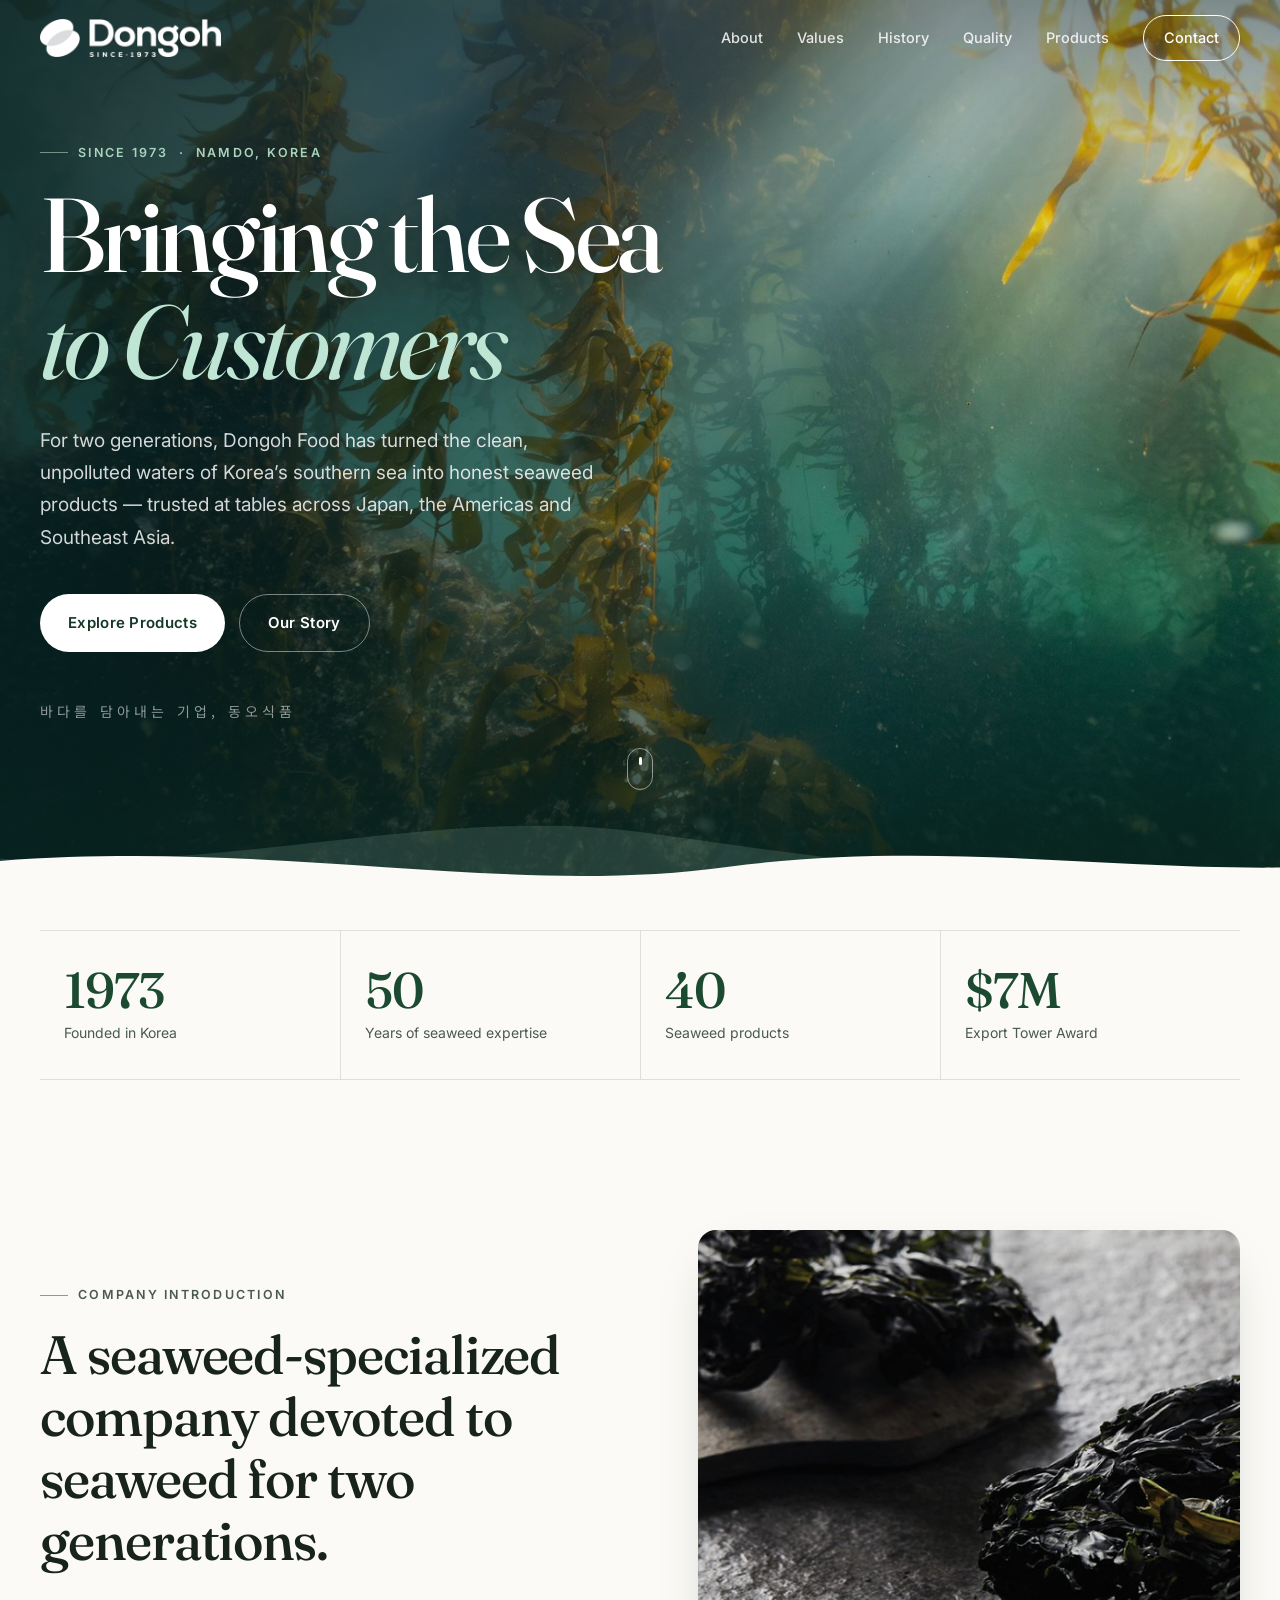
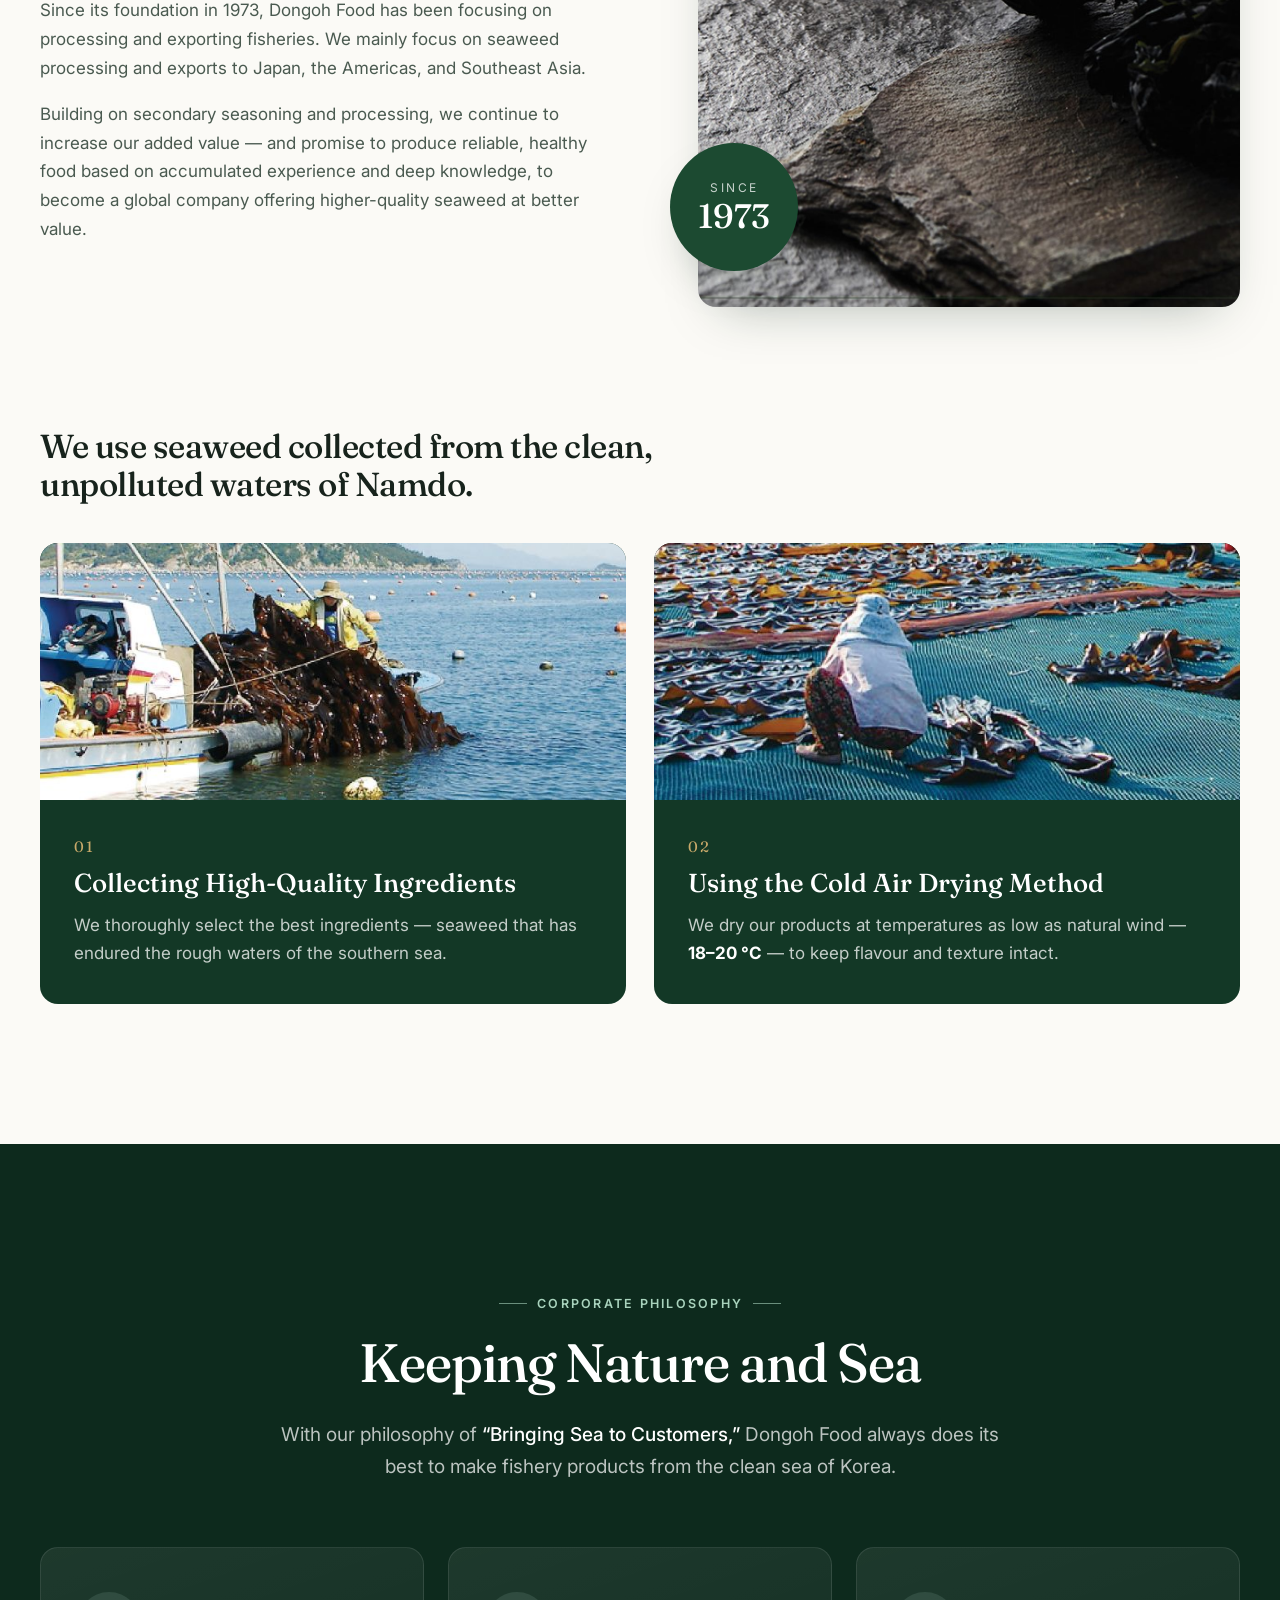
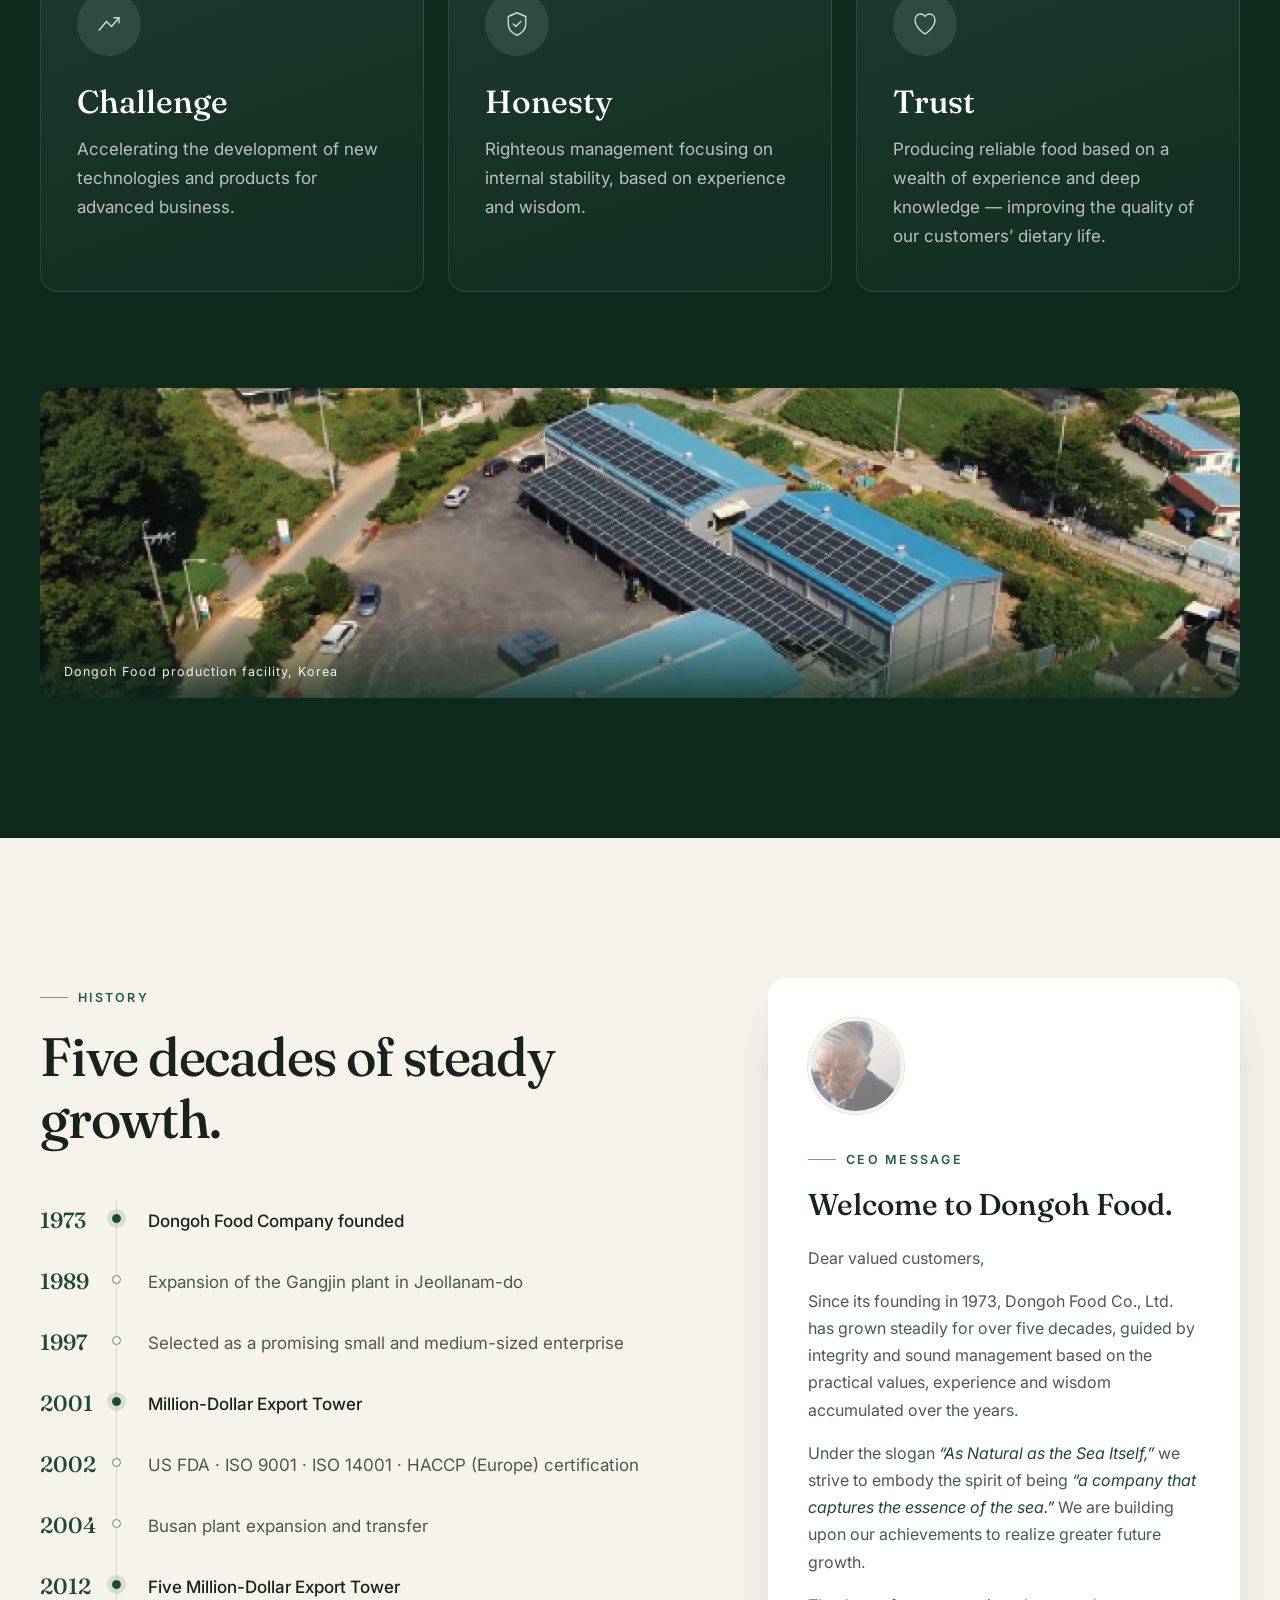
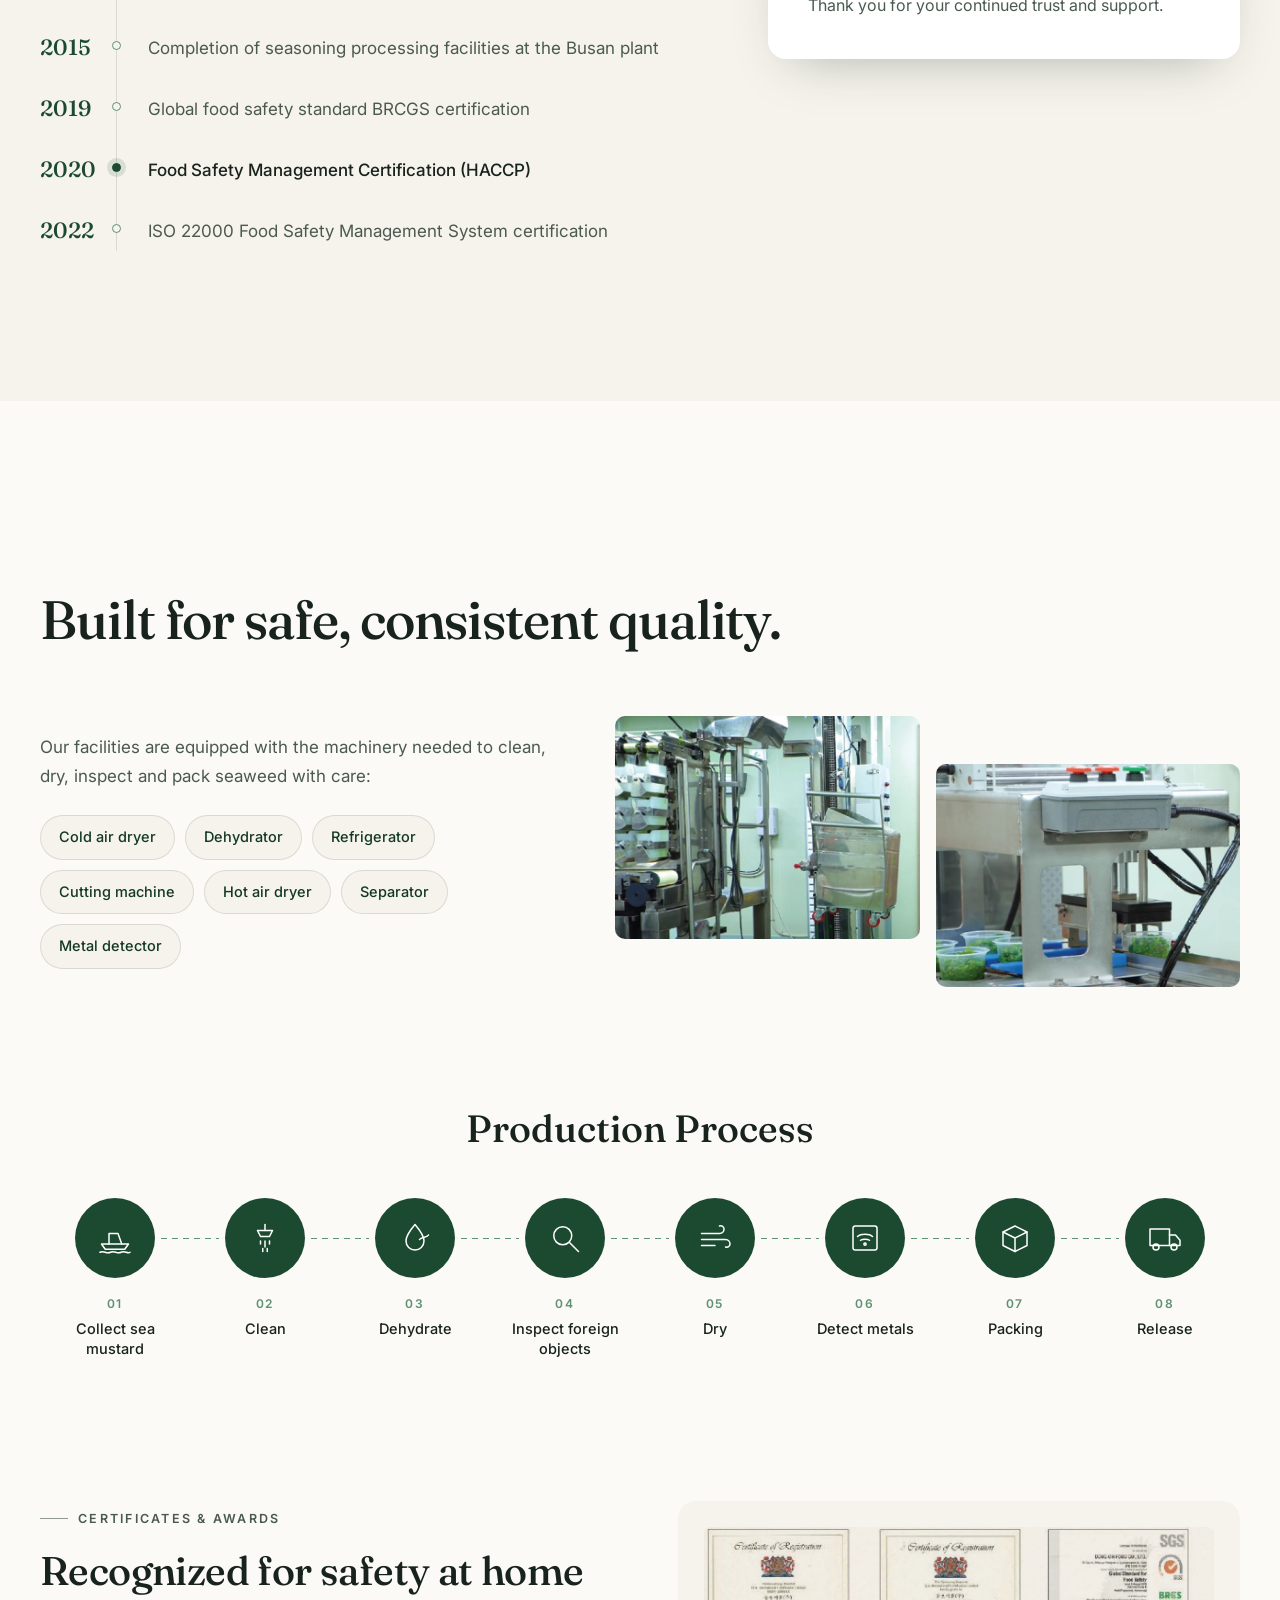
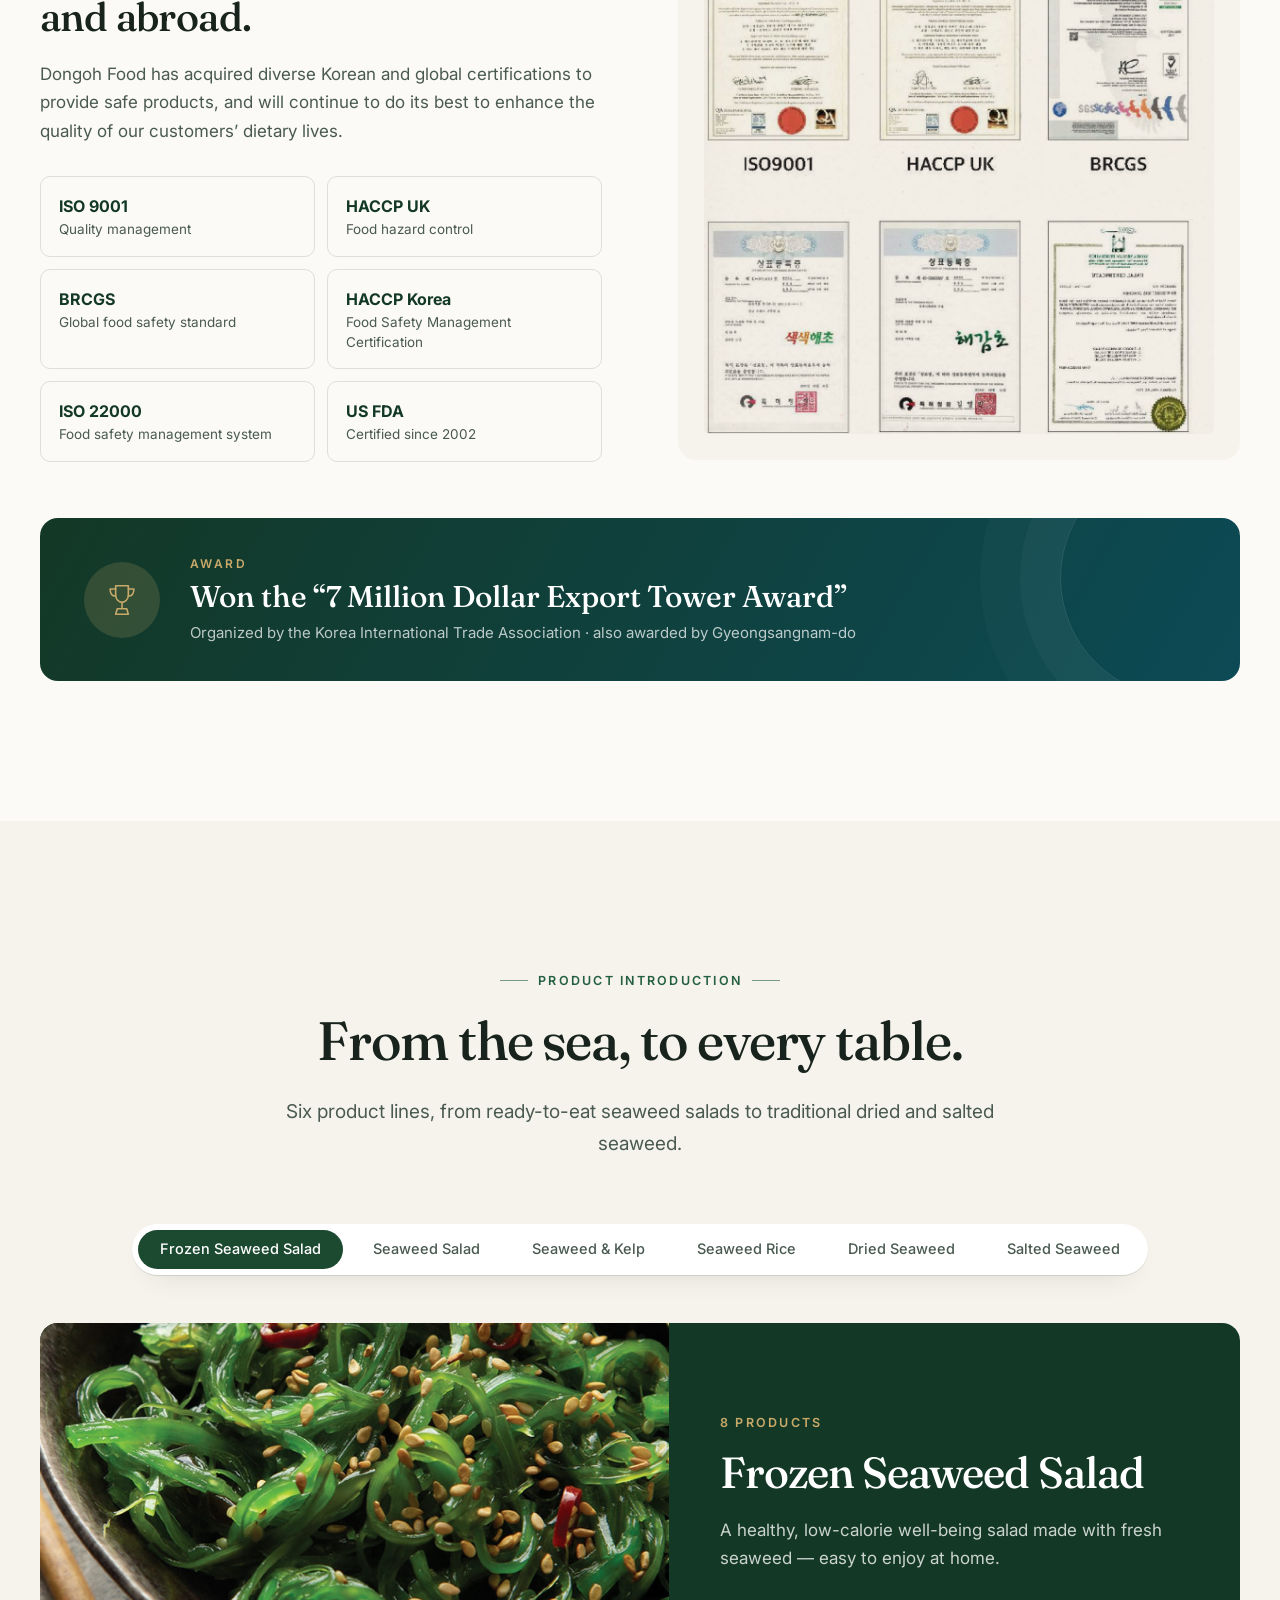
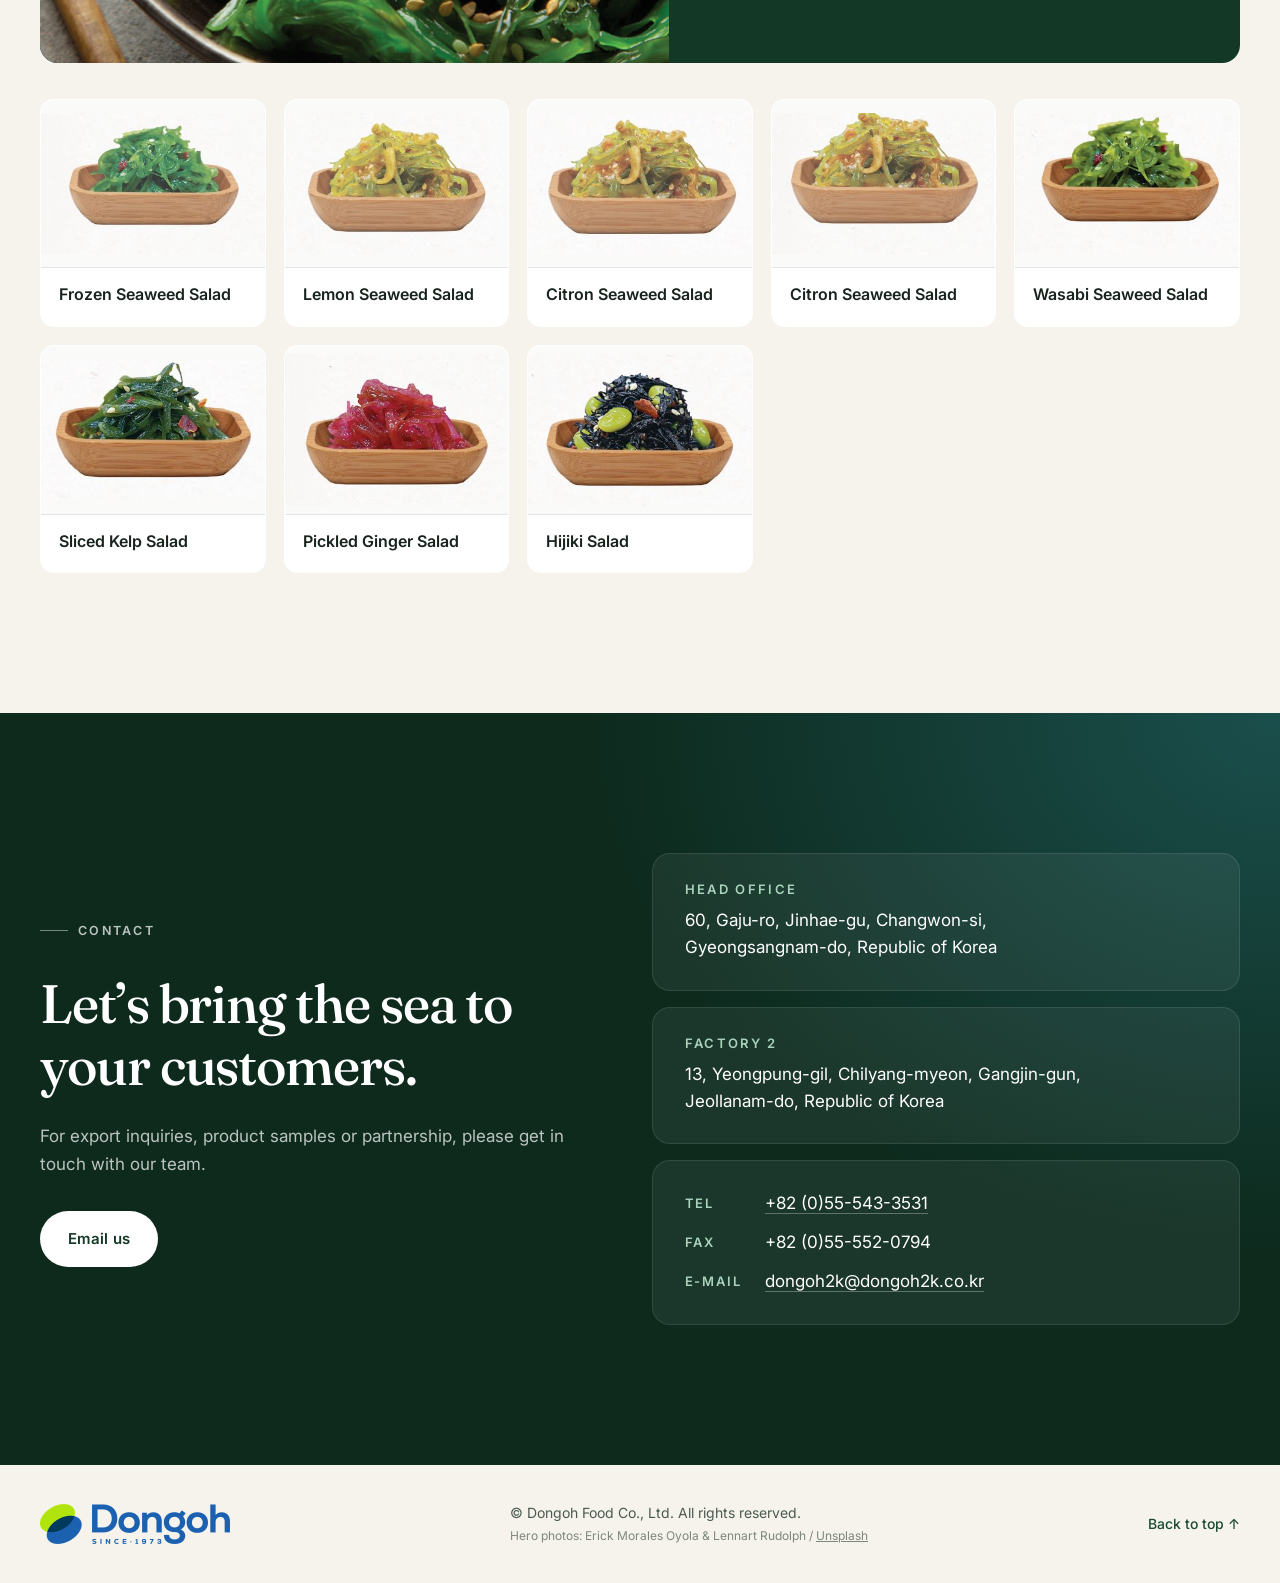
<file: dongoh-microsite/index.html>
<!DOCTYPE html>
<html lang="en">
<head>
  <meta charset="UTF-8">
  <meta name="viewport" content="width=device-width, initial-scale=1">
  <title>Dongoh Food Co., Ltd. — Bringing the Sea to Customers</title>
  <meta name="description" content="Dongoh Food — a seaweed-specialized company from the clean waters of Namdo, Korea, since 1973.">
  <meta name="theme-color" content="#1c4a31">

  <!-- Icons -->
  <link rel="icon" href="images/favicon.png" type="image/png">
  <link rel="apple-touch-icon" href="images/apple-touch-icon.png">

  <!-- Share preview (KakaoTalk, Facebook, LinkedIn, X ...) -->
  <!-- 배포 주소: https://dongoh-food.vercel.app -->
  <meta property="og:type" content="website">
  <meta property="og:site_name" content="Dongoh Food">
  <meta property="og:title" content="Dongoh Food Co., Ltd. — Bringing the Sea to Customers">
  <meta property="og:description" content="A seaweed-specialized company from the clean waters of Namdo, Korea, since 1973.">
  <meta property="og:url" content="https://dongoh-food.vercel.app/">
  <meta property="og:image" content="https://dongoh-food.vercel.app/images/og-image.jpg">
  <meta property="og:image:width" content="1200">
  <meta property="og:image:height" content="630">
  <meta name="twitter:card" content="summary_large_image">
  <link rel="preconnect" href="https://fonts.googleapis.com">
  <link rel="preconnect" href="https://fonts.gstatic.com" crossorigin>
  <link href="https://fonts.googleapis.com/css2?family=Fraunces:opsz,wght@9..144,400;9..144,500;9..144,600&family=Inter:wght@300;400;500;600;700&family=Noto+Sans+KR:wght@400;500;700&display=swap" rel="stylesheet">
  <link rel="stylesheet" href="style.css?v=20261103">
</head>
<body>

<!-- ============ NAVIGATION ============ -->
<header class="nav" id="nav">
  <div class="nav__inner container">
    <a href="#top" class="nav__brand" aria-label="Dongoh Food home">
      <img src="images/logo-dongoh-white.png" alt="Dongoh — since 1973" class="nav__logo nav__logo--white" width="760" height="160">
      <img src="images/logo-dongoh-color.png" alt="" aria-hidden="true" class="nav__logo nav__logo--color" width="760" height="160">
    </a>
    <nav class="nav__menu" id="navMenu" aria-label="Main">
      <a href="#about">About</a>
      <a href="#values">Values</a>
      <a href="#history">History</a>
      <a href="#quality">Quality</a>
      <a href="#products">Products</a>
      <a href="#contact" class="nav__cta">Contact</a>
    </nav>
    <button class="nav__toggle" id="navToggle" aria-label="Open menu" aria-expanded="false" aria-controls="navMenu">
      <span></span><span></span>
    </button>
  </div>
</header>

<main id="top">

  <!-- ============ HERO ============ -->
  <section class="hero" aria-label="Introduction">
    <div class="hero__sea" aria-hidden="true">
      <picture class="hero__photo">
        <source media="(max-aspect-ratio: 4/5)" srcset="images/hero-kelp-mobile.jpg">
        <img src="images/hero-kelp.jpg" alt="" fetchpriority="high">
      </picture>
      <div class="hero__shade"></div>
      <div class="hero__particles" id="heroParticles"></div>
    </div>

    <div class="hero__content container">
      <p class="eyebrow eyebrow--light reveal">Since 1973 &nbsp;·&nbsp; Namdo, Korea</p>
      <h1 class="hero__title reveal" style="--d:.1s">Bringing the Sea<br><em>to Customers</em></h1>
      <p class="hero__lead reveal" style="--d:.2s">
        For two generations, Dongoh Food has turned the clean, unpolluted waters of Korea’s southern sea
        into honest seaweed products — trusted at tables across Japan, the Americas and Southeast Asia.
      </p>
      <div class="hero__actions reveal" style="--d:.3s">
        <a href="#products" class="btn btn--light">Explore Products</a>
        <a href="#about" class="btn btn--ghost">Our Story</a>
      </div>
      <p class="hero__ko reveal" style="--d:.4s" lang="ko">바다를 담아내는 기업, 동오식품</p>
    </div>

    <a href="#about" class="hero__scroll" aria-label="Scroll to content"><span></span></a>

    <svg class="hero__wave" viewBox="0 0 1440 120" preserveAspectRatio="none" aria-hidden="true">
      <path class="w1" d="M-120,64 C200,112 470,16 720,48 C970,80 1230,120 1560,72 L1560,130 L-120,130 Z"/>
      <path class="w2" d="M-120,90 C260,40 540,120 820,84 C1090,52 1300,100 1560,80 L1560,130 L-120,130 Z"/>
    </svg>
  </section>

  <!-- ============ STATS ============ -->
  <section class="stats" aria-label="Key facts">
    <div class="container stats__grid">
      <div class="stat reveal"><span class="stat__num" data-count="1973">1973</span><span class="stat__label">Founded in Korea</span></div>
      <div class="stat reveal" style="--d:.1s"><span class="stat__num" data-count="50" data-suffix="+">50+</span><span class="stat__label">Years of seaweed expertise</span></div>
      <div class="stat reveal" style="--d:.2s"><span class="stat__num" data-count="40" data-suffix="+">40+</span><span class="stat__label">Seaweed products</span></div>
      <div class="stat reveal" style="--d:.3s"><span class="stat__num">$7M</span><span class="stat__label">Export Tower Award</span></div>
    </div>
  </section>

  <!-- ============ ABOUT ============ -->
  <section class="section about" id="about">
    <div class="container about__grid">
      <div class="about__text">
        <p class="eyebrow reveal">Company Introduction</p>
        <h2 class="section__title reveal">A seaweed-specialized company devoted to seaweed for two generations.</h2>
        <p class="reveal">Since its foundation in 1973, Dongoh Food has been focusing on processing and exporting fisheries.
          We mainly focus on seaweed processing and exports to Japan, the Americas, and Southeast Asia.</p>
        <p class="reveal">Building on secondary seasoning and processing, we continue to increase our added value — and
          promise to produce reliable, healthy food based on accumulated experience and deep knowledge, to become a
          global company offering higher-quality seaweed at better value.</p>
      </div>
      <div class="about__visual reveal">
        <img src="images/photo-kelp-slate.jpg" alt="Fresh sea mustard and kelp on slate" loading="lazy">
        <div class="about__badge"><span>Since</span><strong>1973</strong></div>
      </div>
    </div>

    <div class="container">
      <h3 class="about__sub reveal">We use seaweed collected from the clean, unpolluted waters of Namdo.</h3>
      <div class="feature-grid">
        <article class="feature reveal">
          <div class="feature__img"><img src="images/photo-boat.jpg" alt="Harvesting seaweed at sea" loading="lazy"></div>
          <div class="feature__body">
            <span class="feature__no">01</span>
            <h4>Collecting High-Quality Ingredients</h4>
            <p>We thoroughly select the best ingredients — seaweed that has endured the rough waters of the southern sea.</p>
          </div>
        </article>
        <article class="feature reveal" style="--d:.1s">
          <div class="feature__img"><img src="images/photo-drying.jpg" alt="Drying seaweed with natural cold air" loading="lazy"></div>
          <div class="feature__body">
            <span class="feature__no">02</span>
            <h4>Using the Cold Air Drying Method</h4>
            <p>We dry our products at temperatures as low as natural wind — <strong>18–20&nbsp;°C</strong> — to keep flavour and texture intact.</p>
          </div>
        </article>
      </div>
    </div>
  </section>

  <!-- ============ VALUES ============ -->
  <section class="section values" id="values">
    <div class="container">
      <div class="section__head section__head--center">
        <p class="eyebrow eyebrow--light reveal">Corporate Philosophy</p>
        <h2 class="section__title reveal">Keeping Nature and Sea</h2>
        <p class="section__lead reveal">With our philosophy of <em>“Bringing Sea to Customers,”</em> Dongoh Food always does its best
          to make fishery products from the clean sea of Korea.</p>
      </div>
      <div class="values__grid">
        <article class="value reveal">
          <span class="value__icon" aria-hidden="true">
            <svg viewBox="0 0 48 48"><path d="M8 34 L20 20 L28 28 L40 14" /><path d="M32 14 H40 V22" /></svg>
          </span>
          <h3>Challenge</h3>
          <p>Accelerating the development of new technologies and products for advanced business.</p>
        </article>
        <article class="value reveal" style="--d:.1s">
          <span class="value__icon" aria-hidden="true">
            <svg viewBox="0 0 48 48"><path d="M24 6 L38 12 V24 C38 33 31 39 24 42 C17 39 10 33 10 24 V12 Z" /><path d="M18 24 L22 28 L30 20" /></svg>
          </span>
          <h3>Honesty</h3>
          <p>Righteous management focusing on internal stability, based on experience and wisdom.</p>
        </article>
        <article class="value reveal" style="--d:.2s">
          <span class="value__icon" aria-hidden="true">
            <svg viewBox="0 0 48 48"><path d="M24 40 C24 40 8 30 8 18 C8 12 12 8 17 8 C20 8 22.5 9.6 24 12 C25.5 9.6 28 8 31 8 C36 8 40 12 40 18 C40 30 24 40 24 40 Z" /></svg>
          </span>
          <h3>Trust</h3>
          <p>Producing reliable food based on a wealth of experience and deep knowledge — improving the quality of our customers’ dietary life.</p>
        </article>
      </div>
    </div>
    <figure class="values__photo reveal">
      <img src="images/photo-factory-aerial.jpg" alt="Aerial view of the Dongoh Food factory" loading="lazy">
      <figcaption>Dongoh Food production facility, Korea</figcaption>
    </figure>
  </section>

  <!-- ============ HISTORY + CEO ============ -->
  <section class="section history" id="history">
    <div class="container history__grid">
      <div>
        <p class="eyebrow reveal">History</p>
        <h2 class="section__title reveal">Five decades of steady growth.</h2>
        <ol class="timeline">
          <li class="reveal is-key"><time>1973</time><p>Dongoh Food Company founded</p></li>
          <li class="reveal"><time>1989</time><p>Expansion of the Gangjin plant in Jeollanam-do</p></li>
          <li class="reveal"><time>1997</time><p>Selected as a promising small and medium-sized enterprise</p></li>
          <li class="reveal is-key"><time>2001</time><p>Million-Dollar Export Tower</p></li>
          <li class="reveal"><time>2002</time><p>US FDA · ISO 9001 · ISO 14001 · HACCP (Europe) certification</p></li>
          <li class="reveal"><time>2004</time><p>Busan plant expansion and transfer</p></li>
          <li class="reveal is-key"><time>2012</time><p>Five Million-Dollar Export Tower</p></li>
          <li class="reveal"><time>2015</time><p>Completion of seasoning processing facilities at the Busan plant</p></li>
          <li class="reveal"><time>2019</time><p>Global food safety standard BRCGS certification</p></li>
          <li class="reveal is-key"><time>2020</time><p>Food Safety Management Certification (HACCP)</p></li>
          <li class="reveal"><time>2022</time><p>ISO 22000 Food Safety Management System certification</p></li>
        </ol>
      </div>

      <aside class="ceo reveal" aria-label="CEO message">
        <div class="ceo__photo"><img src="images/photo-ceo.jpg" alt="CEO of Dongoh Food" loading="lazy"></div>
        <p class="eyebrow">CEO Message</p>
        <h3 class="ceo__title">Welcome to Dongoh Food.</h3>
        <blockquote>
          <p>Dear valued customers,</p>
          <p>Since its founding in 1973, Dongoh Food Co., Ltd. has grown steadily for over five decades, guided by integrity
            and sound management based on the practical values, experience and wisdom accumulated over the years.</p>
          <p>Under the slogan <em>“As Natural as the Sea Itself,”</em> we strive to embody the spirit of being
            <em>“a company that captures the essence of the sea.”</em> We are building upon our achievements to realize
            greater future growth.</p>
          <p>Thank you for your continued trust and support.</p>
        </blockquote>
      </aside>
    </div>
  </section>

  <!-- ============ QUALITY ============ -->
  <section class="section quality" id="quality">
    <div class="container">
      <div class="section__head">
        <p class="eyebrow reveal">Technical Status</p>
        <h2 class="section__title reveal">Built for safe, consistent quality.</h2>
      </div>

      <div class="tech">
        <div class="tech__text reveal">
          <p>Our facilities are equipped with the machinery needed to clean, dry, inspect and pack seaweed with care:</p>
          <ul class="chips">
            <li>Cold air dryer</li><li>Dehydrator</li><li>Refrigerator</li><li>Cutting machine</li>
            <li>Hot air dryer</li><li>Separator</li><li>Metal detector</li>
          </ul>
        </div>
        <div class="tech__imgs">
          <img class="reveal" src="images/photo-machine-1.jpg" alt="Seaweed processing line" loading="lazy">
          <img class="reveal" style="--d:.1s" src="images/photo-machine-2.jpg" alt="Packing and inspection equipment" loading="lazy">
        </div>
      </div>

      <h3 class="quality__sub reveal">Production Process</h3>
      <ol class="process" id="process">
        <li class="reveal"><span class="process__icon"><svg viewBox="0 0 48 48"><path d="M6 32 H42 L37 39 H11 Z"/><path d="M16 32 V18 H28 L33 32"/><path d="M4 43 C9 40 13 46 18 43 C23 40 27 46 32 43 C37 40 41 46 44 43"/></svg></span><span class="process__step">01</span><p>Collect sea mustard</p></li>
        <li class="reveal" style="--d:.05s"><span class="process__icon"><svg viewBox="0 0 48 48"><path d="M24 6 V14"/><path d="M14 14 H34 L30 22 H18 Z"/><path d="M18 28 V32 M24 28 V36 M30 28 V32 M21 38 V42 M27 38 V42"/></svg></span><span class="process__step">02</span><p>Clean</p></li>
        <li class="reveal" style="--d:.1s"><span class="process__icon"><svg viewBox="0 0 48 48"><path d="M24 6 C24 6 12 20 12 28 C12 35 17.5 40 24 40 C30.5 40 36 35 36 28 C36 20 24 6 24 6 Z"/><path d="M30 26 C34 22 40 24 42 20"/></svg></span><span class="process__step">03</span><p>Dehydrate</p></li>
        <li class="reveal" style="--d:.15s"><span class="process__icon"><svg viewBox="0 0 48 48"><circle cx="21" cy="21" r="12"/><path d="M30 30 L42 42"/></svg></span><span class="process__step">04</span><p>Inspect foreign objects</p></li>
        <li class="reveal" style="--d:.2s"><span class="process__icon"><svg viewBox="0 0 48 48"><path d="M6 18 H30 C34 18 36 15 36 12 C36 9 33 7 30 8"/><path d="M6 26 H38 C42 26 44 29 44 32 C44 35 41 37 38 36"/><path d="M6 34 H24"/></svg></span><span class="process__step">05</span><p>Dry</p></li>
        <li class="reveal" style="--d:.25s"><span class="process__icon"><svg viewBox="0 0 48 48"><rect x="8" y="8" width="32" height="32" rx="3"/><path d="M14 22 C18 18 30 18 34 22"/><path d="M18 27 C21 25 27 25 30 27"/><circle cx="24" cy="32" r="1.5"/></svg></span><span class="process__step">06</span><p>Detect metals</p></li>
        <li class="reveal" style="--d:.3s"><span class="process__icon"><svg viewBox="0 0 48 48"><path d="M8 16 L24 8 L40 16 V34 L24 42 L8 34 Z"/><path d="M8 16 L24 24 L40 16 M24 24 V42"/></svg></span><span class="process__step">07</span><p>Packing</p></li>
        <li class="reveal" style="--d:.35s"><span class="process__icon"><svg viewBox="0 0 48 48"><path d="M4 12 H30 V34 H4 Z"/><path d="M30 20 H38 L44 27 V34 H30"/><circle cx="12" cy="36" r="4"/><circle cx="36" cy="36" r="4"/></svg></span><span class="process__step">08</span><p>Release</p></li>
      </ol>

      <div class="cert" id="certificates">
        <div class="cert__text">
          <p class="eyebrow reveal">Certificates &amp; Awards</p>
          <h3 class="cert__title reveal">Recognized for safety at home and abroad.</h3>
          <p class="reveal">Dongoh Food has acquired diverse Korean and global certifications to provide safe products, and will
            continue to do its best to enhance the quality of our customers’ dietary lives.</p>
          <ul class="cert__list">
            <li class="reveal"><strong>ISO 9001</strong><span>Quality management</span></li>
            <li class="reveal"><strong>HACCP UK</strong><span>Food hazard control</span></li>
            <li class="reveal"><strong>BRCGS</strong><span>Global food safety standard</span></li>
            <li class="reveal"><strong>HACCP Korea</strong><span>Food Safety Management Certification</span></li>
            <li class="reveal"><strong>ISO 22000</strong><span>Food safety management system</span></li>
            <li class="reveal"><strong>US FDA</strong><span>Certified since 2002</span></li>
          </ul>
        </div>
        <figure class="cert__img reveal"><img src="images/photo-certificates.jpg" alt="Dongoh Food certificates" loading="lazy"></figure>
      </div>

      <div class="award reveal">
        <div class="award__icon" aria-hidden="true">
          <svg viewBox="0 0 48 48"><path d="M16 6 H32 V18 C32 23 28 27 24 27 C20 27 16 23 16 18 Z"/><path d="M16 10 H9 C9 16 12 19 16 19 M32 10 H39 C39 16 36 19 32 19"/><path d="M24 27 V35 M16 42 H32 L30 35 H18 Z"/></svg>
        </div>
        <div>
          <p class="award__kicker">Award</p>
          <p class="award__title">Won the “7 Million Dollar Export Tower Award”</p>
          <p class="award__by">Organized by the Korea International Trade Association · also awarded by Gyeongsangnam-do</p>
        </div>
      </div>
    </div>
  </section>

  <!-- ============ PRODUCTS ============ -->
  <section class="section products" id="products">
    <div class="container">
      <div class="section__head section__head--center">
        <p class="eyebrow reveal">Product Introduction</p>
        <h2 class="section__title reveal">From the sea, to every table.</h2>
        <p class="section__lead reveal">Six product lines, from ready-to-eat seaweed salads to traditional dried and salted seaweed.</p>
      </div>
      <div class="tabs reveal" role="tablist" aria-label="Product categories" id="productTabs"></div>
      <div class="category" id="productPanel" role="tabpanel" aria-live="polite"></div>
    </div>
  </section>

  <!-- ============ CONTACT ============ -->
  <section class="contact" id="contact">
    <div class="container contact__grid">
      <div class="contact__intro">
        <p class="eyebrow eyebrow--light reveal">Contact</p>
        <h2 class="section__title reveal">Let’s bring the sea to your customers.</h2>
        <p class="reveal">For export inquiries, product samples or partnership, please get in touch with our team.</p>
        <a class="btn btn--light reveal" href="mailto:dongoh2k@dongoh2k.co.kr">Email us</a>
      </div>
      <div class="contact__cards">
        <div class="contact__card reveal">
          <h3>Head Office</h3>
          <p>60, Gaju-ro, Jinhae-gu, Changwon-si,<br>Gyeongsangnam-do, Republic of Korea</p>
        </div>
        <div class="contact__card reveal" style="--d:.1s">
          <h3>Factory 2</h3>
          <p>13, Yeongpung-gil, Chilyang-myeon, Gangjin-gun,<br>Jeollanam-do, Republic of Korea</p>
        </div>
        <div class="contact__card contact__card--list reveal" style="--d:.2s">
          <dl>
            <div><dt>Tel</dt><dd><a href="tel:+82555433531">+82 (0)55-543-3531</a></dd></div>
            <div><dt>Fax</dt><dd>+82 (0)55-552-0794</dd></div>
            <div><dt>E-mail</dt><dd><a href="mailto:dongoh2k@dongoh2k.co.kr">dongoh2k@dongoh2k.co.kr</a></dd></div>
          </dl>
        </div>
      </div>
    </div>
  </section>
</main>

<footer class="footer">
  <div class="container footer__inner">
    <img src="images/logo-dongoh-color.png" alt="Dongoh Food Co., Ltd. — since 1973" class="footer__logo" width="760" height="160" loading="lazy">
    <p>© Dongoh Food Co., Ltd. All rights reserved.
      <span class="footer__credit">Hero photos: Erick Morales Oyola &amp; Lennart Rudolph / <a href="https://unsplash.com" target="_blank" rel="noopener">Unsplash</a></span></p>
    <a href="#top" class="footer__top">Back to top ↑</a>
  </div>
</footer>

<script src="script.js?v=20261103"></script>
</body>
</html>
</file>
<file: dongoh-microsite/style.css>
/* =========================================================
   Dongoh Food — Microsite
   Palette: deep sea green (brochure) + ocean teal + warm cream
   ========================================================= */
:root {
  --green-900: #0d2a1d;
  --green-800: #133826;
  --green-700: #1c4a31;   /* brochure main green */
  --green-600: #24603f;
  --green-400: #5d9171;
  --teal-900: #062b33;
  --teal-700: #0c4a55;
  --teal-500: #2b7c87;
  --cream: #f6f3ec;
  --cream-2: #efeadf;
  --paper: #fbfaf6;
  --ink: #17231c;
  --ink-2: #4a5a50;
  --line: rgba(23, 35, 28, .12);
  --gold: #c8a96a;

  --serif: "Fraunces", Georgia, "Times New Roman", serif;
  --sans: "Inter", "Noto Sans KR", system-ui, -apple-system, "Segoe UI", sans-serif;

  --radius: 18px;
  --radius-sm: 10px;
  --shadow: 0 20px 50px -24px rgba(13, 42, 29, .35);
  --ease: cubic-bezier(.2, .7, .2, 1);
  --nav-h: 76px;
}

*, *::before, *::after { box-sizing: border-box; }
html { scroll-behavior: smooth; scroll-padding-top: calc(var(--nav-h) - 4px); }
body {
  margin: 0;
  font-family: var(--sans);
  font-size: 17px;
  line-height: 1.7;
  color: var(--ink);
  background: var(--paper);
  -webkit-font-smoothing: antialiased;
  text-rendering: optimizeLegibility;
}
img { max-width: 100%; display: block; }
a { color: inherit; }
h1, h2, h3, h4 { margin: 0; line-height: 1.15; font-weight: 600; }
p { margin: 0 0 1em; }

.container { width: min(1200px, 100% - 48px); margin-inline: auto; }

/* ---------- Common ---------- */
.eyebrow {
  display: inline-flex; align-items: center; gap: 10px;
  font-size: 12.5px; font-weight: 600; letter-spacing: .18em; text-transform: uppercase;
  color: var(--green-600); margin-bottom: 18px;
}
.eyebrow::before { content: ""; width: 28px; height: 1px; background: currentColor; opacity: .6; }
.eyebrow--light { color: #a9d3bd; }

.section { padding: clamp(80px, 11vw, 140px) 0; position: relative; }
.section__title {
  font-family: var(--serif); font-weight: 500;
  font-size: clamp(32px, 4.4vw, 54px); letter-spacing: -.02em; margin-bottom: 24px;
}
.section__head { max-width: 760px; margin-bottom: clamp(40px, 6vw, 64px); }
.section__head--center { margin-inline: auto; text-align: center; }
.section__head--center .eyebrow::after { content: ""; width: 28px; height: 1px; background: currentColor; opacity: .6; }
.section__lead { font-size: clamp(17px, 1.6vw, 19px); color: var(--ink-2); }

.btn {
  display: inline-flex; align-items: center; gap: 10px;
  padding: 15px 28px; border-radius: 999px;
  font-weight: 600; font-size: 15px; letter-spacing: .02em; text-decoration: none;
  transition: transform .35s var(--ease), background .35s, color .35s, border-color .35s;
}
.btn:hover { transform: translateY(-2px); }
.btn--light { background: #fff; color: var(--green-800); }
.btn--light:hover { background: var(--cream-2); }
.btn--ghost { border: 1px solid rgba(255,255,255,.45); color: #fff; }
.btn--ghost:hover { background: rgba(255,255,255,.1); border-color: #fff; }

/* Reveal on scroll */
.reveal { opacity: 0; transform: translateY(28px); transition: opacity .9s var(--ease), transform .9s var(--ease); transition-delay: var(--d, 0s); }
.reveal.is-visible { opacity: 1; transform: none; }

/* ---------- Navigation ---------- */
.nav {
  position: fixed; inset: 0 0 auto; z-index: 50; height: var(--nav-h);
  display: flex; align-items: center; color: #fff;
  transition: background .4s, color .4s, box-shadow .4s, height .4s;
}
.nav.is-scrolled {
  background: rgba(251, 250, 246, .88); color: var(--ink);
  backdrop-filter: saturate(160%) blur(14px); -webkit-backdrop-filter: saturate(160%) blur(14px);
  box-shadow: 0 1px 0 var(--line); --nav-h: 66px;
}
.nav__inner { display: flex; align-items: center; justify-content: space-between; }
.nav__brand { display: flex; align-items: center; gap: 12px; text-decoration: none; }
/* Logo: white over the hero photo, color once the bar turns light on scroll */
.nav__brand { position: relative; }
.nav__logo { height: 38px; width: auto; transition: opacity .4s, height .4s; }
.nav__logo--color { position: absolute; left: 0; top: 50%; transform: translateY(-50%); opacity: 0; }
.nav.is-scrolled .nav__logo { height: 34px; }
.nav.is-scrolled .nav__logo--white { opacity: 0; }
.nav.is-scrolled .nav__logo--color { opacity: 1; }
.nav__menu { display: flex; align-items: center; gap: 34px; }
.nav__menu a { text-decoration: none; font-size: 14.5px; font-weight: 500; opacity: .85; position: relative; transition: opacity .3s; }
.nav__menu a:not(.nav__cta)::after {
  content: ""; position: absolute; left: 0; bottom: -6px; width: 100%; height: 1px;
  background: currentColor; transform: scaleX(0); transform-origin: right; transition: transform .4s var(--ease);
}
.nav__menu a:hover { opacity: 1; }
.nav__menu a:hover::after, .nav__menu a.is-active::after { transform: scaleX(1); transform-origin: left; }
.nav__menu a.is-active { opacity: 1; }
.nav__cta { padding: 10px 20px; border-radius: 999px; border: 1px solid currentColor; opacity: 1 !important; }
.nav.is-scrolled .nav__cta { background: var(--green-700); border-color: var(--green-700); color: #fff; }
.nav__toggle { display: none; background: none; border: 0; width: 44px; height: 44px; cursor: pointer; position: relative; color: inherit; }
.nav__toggle span { position: absolute; left: 11px; right: 11px; height: 1.5px; background: currentColor; transition: transform .35s var(--ease), top .35s; }
.nav__toggle span:first-child { top: 17px; }
.nav__toggle span:last-child { top: 26px; }
.nav.is-open .nav__toggle span:first-child { top: 21.5px; transform: rotate(45deg); }
.nav.is-open .nav__toggle span:last-child { top: 21.5px; transform: rotate(-45deg); }

/* ---------- Hero ---------- */
.hero {
  position: relative; min-height: 100svh; display: flex; align-items: center;
  color: #fff; overflow: hidden; isolation: isolate;
  background:
    radial-gradient(120% 70% at 70% -10%, rgba(120, 200, 190, .35), transparent 60%),
    linear-gradient(180deg, #0f5560 0%, #0a3f48 32%, #0b3a33 62%, #0d2a1d 100%);
}
.hero__sea { position: absolute; inset: 0; z-index: -1; overflow: hidden; }
.hero__photo, .hero__photo img { position: absolute; inset: 0; width: 100%; height: 100%; }
.hero__photo img {
  object-fit: cover; object-position: 60% 50%;
  transform-origin: 65% 30%;
  animation: heroZoom 28s ease-in-out infinite alternate;
}
@keyframes heroZoom { from { transform: scale(1.02); } to { transform: scale(1.14) translateX(-1.5%); } }
/* dark sea tint for legible text: deeper on the left (headline) and at the bottom (wave) */
.hero__shade {
  position: absolute; inset: 0;
  background:
    linear-gradient(90deg, rgba(6, 34, 33, .82) 0%, rgba(6, 34, 33, .55) 42%, rgba(6, 34, 33, .12) 75%),
    linear-gradient(180deg, rgba(6, 34, 33, .45) 0%, transparent 22%, transparent 62%, rgba(13, 42, 29, .75) 100%);
}

.hero__particles { position: absolute; inset: 0; pointer-events: none; }
.hero__particles span {
  position: absolute; bottom: -10px; border-radius: 50%;
  background: radial-gradient(circle at 35% 35%, rgba(255,255,255,.9), rgba(255,255,255,.15) 60%, transparent 70%);
  animation: rise var(--t, 12s) linear infinite; animation-delay: var(--delay, 0s); opacity: 0;
}
@keyframes rise {
  0% { transform: translate(0, 0); opacity: 0; }
  10% { opacity: .7; }
  100% { transform: translate(var(--x, 20px), -105vh); opacity: 0; }
}

.hero__content { position: relative; padding: calc(var(--nav-h) + 40px) 0 160px; }
.hero__title {
  font-family: var(--serif); font-weight: 500;
  font-size: clamp(46px, 8.2vw, 112px); line-height: 1.02; letter-spacing: -.035em; margin-bottom: 30px;
  text-shadow: 0 10px 40px rgba(0,0,0,.25);
}
.hero__title em { font-style: italic; font-weight: 400; color: #bfe6d4; }
.hero__lead { max-width: 560px; font-size: clamp(16px, 1.5vw, 19px); color: rgba(255,255,255,.82); margin-bottom: 40px; }
.hero__actions { display: flex; flex-wrap: wrap; gap: 14px; margin-bottom: 48px; }
.hero__ko { font-family: "Noto Sans KR", var(--sans); font-size: 14px; letter-spacing: .3em; color: rgba(255,255,255,.55); margin: 0; }

.hero__scroll { position: absolute; left: 50%; bottom: 110px; translate: -50% 0; width: 26px; height: 42px; border: 1.5px solid rgba(255,255,255,.5); border-radius: 20px; z-index: 2; }
.hero__scroll span { position: absolute; left: 50%; top: 8px; width: 3px; height: 8px; margin-left: -1.5px; border-radius: 2px; background: #fff; animation: scrollDot 2s var(--ease) infinite; }
@keyframes scrollDot { 0% { opacity: 0; transform: translateY(0); } 30% { opacity: 1; } 100% { opacity: 0; transform: translateY(14px); } }

.hero__wave { position: absolute; left: 0; right: 0; bottom: -1px; width: 100%; height: clamp(60px, 9vw, 120px); z-index: 1; }
.hero__wave { overflow: visible; }
.hero__wave .w1 { fill: rgba(191, 230, 212, .14); animation: wave 9s ease-in-out infinite alternate; }
.hero__wave .w2 { fill: var(--paper); animation: wave 12s ease-in-out infinite alternate-reverse; }
@keyframes wave { from { transform: translateX(-2%); } to { transform: translateX(2%); } }
.hero__wave path { transform-box: fill-box; }

/* ---------- Stats ---------- */
.stats { padding: 30px 0 10px; background: var(--paper); }
.stats__grid { display: grid; grid-template-columns: repeat(4, 1fr); border-top: 1px solid var(--line); border-bottom: 1px solid var(--line); }
.stat { padding: 34px 24px; display: flex; flex-direction: column; gap: 6px; }
.stat + .stat { border-left: 1px solid var(--line); }
.stat__num { font-family: var(--serif); font-size: clamp(34px, 4vw, 50px); font-weight: 500; color: var(--green-700); letter-spacing: -.02em; line-height: 1; }
.stat__label { font-size: 14px; color: var(--ink-2); }

/* ---------- About ---------- */
.about__grid { display: grid; grid-template-columns: 1.05fr 1fr; gap: clamp(40px, 7vw, 100px); align-items: center; }
.about__text p { color: var(--ink-2); }
.about__visual { position: relative; }
.about__visual img { width: 100%; aspect-ratio: 4 / 5; object-fit: cover; border-radius: var(--radius); box-shadow: var(--shadow); }
.about__badge {
  position: absolute; left: -28px; bottom: 36px; width: 128px; height: 128px; border-radius: 50%;
  display: grid; place-content: center; text-align: center; color: #fff;
  background: var(--green-700); box-shadow: var(--shadow);
}
.about__badge span { font-size: 12px; letter-spacing: .2em; text-transform: uppercase; opacity: .75; }
.about__badge strong { font-family: var(--serif); font-size: 34px; font-weight: 500; line-height: 1.1; }
.about__sub { font-family: var(--serif); font-weight: 500; font-size: clamp(24px, 2.6vw, 34px); letter-spacing: -.015em; max-width: 720px; margin: clamp(80px, 10vw, 120px) 0 40px; }

.feature-grid { display: grid; grid-template-columns: 1fr 1fr; gap: 28px; }
.feature { background: var(--green-800); color: #fff; border-radius: var(--radius); overflow: hidden; display: flex; flex-direction: column; }
.feature__img { overflow: hidden; aspect-ratio: 16 / 7; }
.feature__img img { width: 100%; height: 100%; object-fit: cover; transition: transform 1.2s var(--ease); }
.feature:hover .feature__img img { transform: scale(1.05); }
.feature__body { padding: 32px 34px 36px; }
.feature__no { font-family: var(--serif); font-size: 15px; color: var(--gold); letter-spacing: .1em; }
.feature h4 { font-family: var(--serif); font-weight: 500; font-size: 26px; margin: 8px 0 12px; }
.feature p { color: rgba(255,255,255,.75); margin: 0; }
.feature strong { color: #fff; }

/* ---------- Values ---------- */
.values { background: var(--green-900); color: #fff; padding-bottom: 0; overflow: hidden; }
.values .section__lead { color: rgba(255,255,255,.72); }
.values .section__lead em { color: #fff; font-style: normal; font-weight: 500; }
.values__grid { display: grid; grid-template-columns: repeat(3, 1fr); gap: 24px; }
.value {
  padding: 44px 36px 40px; border-radius: var(--radius);
  background: linear-gradient(160deg, rgba(255,255,255,.07), rgba(255,255,255,.02));
  border: 1px solid rgba(255,255,255,.1);
  transition: transform .5s var(--ease), background .5s, border-color .5s;
}
.value:hover { transform: translateY(-6px); border-color: rgba(191, 230, 212, .35); }
.value__icon { display: grid; place-items: center; width: 64px; height: 64px; border-radius: 50%; background: rgba(191, 230, 212, .12); margin-bottom: 28px; }
.value__icon svg { width: 30px; height: 30px; fill: none; stroke: #bfe6d4; stroke-width: 2.2; stroke-linecap: round; stroke-linejoin: round; }
.value h3 { font-family: var(--serif); font-weight: 500; font-size: 32px; margin-bottom: 14px; }
.value p { color: rgba(255,255,255,.7); margin: 0; }
.values { padding-bottom: clamp(80px, 11vw, 140px); }
.values__photo { width: min(1200px, 100% - 48px); margin: clamp(60px, 8vw, 96px) auto 0; position: relative; border-radius: var(--radius); overflow: hidden; }
.values__photo img { width: 100%; aspect-ratio: 1542 / 399; min-height: 200px; object-fit: cover; }
.values__photo figcaption { position: absolute; left: 0; right: 0; bottom: 0; padding: 40px 24px 16px; font-size: 12.5px; letter-spacing: .08em; color: rgba(255,255,255,.9); background: linear-gradient(0deg, rgba(13,42,29,.75), transparent); }

/* ---------- History ---------- */
.history { background: var(--cream); }
.history__grid { display: grid; grid-template-columns: 1.15fr .85fr; gap: clamp(40px, 7vw, 100px); align-items: start; }
.timeline { list-style: none; margin: 40px 0 0; padding: 0; position: relative; }
.timeline::before { content: ""; position: absolute; left: 76px; top: 10px; bottom: 10px; width: 1px; background: var(--line); }
.timeline li { display: grid; grid-template-columns: 76px 1fr; gap: 32px; padding: 14px 0; position: relative; }
.timeline li::before {
  content: ""; position: absolute; left: 72px; top: 24px; width: 9px; height: 9px; border-radius: 50%;
  background: var(--cream); border: 1.5px solid var(--green-400);
}
.timeline li.is-key::before { background: var(--green-700); border-color: var(--green-700); box-shadow: 0 0 0 5px rgba(36, 96, 63, .14); }
.timeline time { font-family: var(--serif); font-size: 22px; font-weight: 500; color: var(--green-700); line-height: 1.5; }
.timeline p { margin: 0; color: var(--ink-2); padding-top: 3px; }
.timeline li.is-key p { color: var(--ink); font-weight: 500; }

.ceo { position: sticky; top: calc(var(--nav-h) + 30px); background: #fff; border-radius: var(--radius); padding: 40px; box-shadow: var(--shadow); }
.ceo__photo { width: 96px; height: 96px; border-radius: 50%; overflow: hidden; margin-bottom: 26px; border: 3px solid var(--cream); box-shadow: 0 0 0 1px var(--line); }
.ceo__photo img { width: 100%; height: 100%; object-fit: cover; object-position: 50% 20%; }
.ceo__title { font-family: var(--serif); font-weight: 500; font-size: 30px; margin-bottom: 22px; }
.ceo blockquote { margin: 0; color: var(--ink-2); font-size: 16px; }
.ceo blockquote em { color: var(--green-700); font-style: italic; }
.ceo blockquote p:last-child { margin: 0; }

/* ---------- Quality ---------- */
.tech { display: grid; grid-template-columns: .9fr 1.1fr; gap: clamp(30px, 5vw, 70px); align-items: center; }
.tech__text p { color: var(--ink-2); }
.chips { list-style: none; padding: 0; margin: 24px 0 0; display: flex; flex-wrap: wrap; gap: 10px; }
.chips li { padding: 9px 18px; border-radius: 999px; background: var(--cream); border: 1px solid var(--line); font-size: 14.5px; font-weight: 500; color: var(--green-800); }
.tech__imgs { display: grid; grid-template-columns: 1fr 1fr; gap: 16px; }
.tech__imgs img { width: 100%; aspect-ratio: 3 / 2.2; object-fit: cover; border-radius: var(--radius-sm); }
.tech__imgs img:last-child { margin-top: 48px; }

.quality__sub { font-family: var(--serif); font-weight: 500; font-size: clamp(26px, 3vw, 38px); text-align: center; margin: clamp(80px, 10vw, 120px) 0 48px; }
.process { list-style: none; padding: 0; margin: 0; display: grid; grid-template-columns: repeat(8, 1fr); gap: 0; counter-reset: s; }
.process li { text-align: center; position: relative; padding: 0 6px; }
.process li:not(:last-child)::after {
  content: ""; position: absolute; top: 40px; left: calc(50% + 46px); right: calc(-50% + 46px); height: 1px;
  background: repeating-linear-gradient(90deg, var(--green-400) 0 6px, transparent 6px 11px);
}
.process__icon {
  display: grid; place-items: center; width: 80px; height: 80px; margin: 0 auto 16px; border-radius: 50%;
  background: var(--green-700); transition: transform .5s var(--ease), background .5s;
}
.process li:hover .process__icon { transform: translateY(-4px) scale(1.04); background: var(--teal-700); }
.process__icon svg { width: 36px; height: 36px; fill: none; stroke: #fff; stroke-width: 2; stroke-linecap: round; stroke-linejoin: round; }
.process__step { display: block; font-size: 12px; font-weight: 600; letter-spacing: .14em; color: var(--green-400); margin-bottom: 4px; }
.process p { font-size: 14.5px; font-weight: 500; line-height: 1.4; margin: 0; }

.cert { display: grid; grid-template-columns: 1fr 1fr; gap: clamp(40px, 6vw, 80px); align-items: center; margin-top: clamp(90px, 11vw, 140px); }
.cert__title { font-family: var(--serif); font-weight: 500; font-size: clamp(28px, 3.2vw, 40px); margin-bottom: 20px; letter-spacing: -.015em; }
.cert__text > p { color: var(--ink-2); }
.cert__list { list-style: none; padding: 0; margin: 30px 0 0; display: grid; grid-template-columns: 1fr 1fr; gap: 12px; }
.cert__list li { padding: 16px 18px; border: 1px solid var(--line); border-radius: var(--radius-sm); display: flex; flex-direction: column; transition: border-color .3s, background .3s; }
.cert__list li:hover { border-color: var(--green-400); background: var(--cream); }
.cert__list strong { font-size: 16px; color: var(--green-800); }
.cert__list span { font-size: 13.5px; color: var(--ink-2); line-height: 1.45; }
.cert__img { margin: 0; padding: 26px; background: var(--cream); border-radius: var(--radius); }
.cert__img img { border-radius: 6px; mix-blend-mode: multiply; }

.award {
  margin-top: 56px; display: flex; align-items: center; gap: 30px;
  padding: 36px 44px; border-radius: var(--radius); color: #fff;
  background: linear-gradient(120deg, var(--green-800), var(--teal-700));
  position: relative; overflow: hidden;
}
.award::after { content: ""; position: absolute; right: -60px; top: -60px; width: 240px; height: 240px; border-radius: 50%; border: 1px solid rgba(255,255,255,.12); box-shadow: 0 0 0 40px rgba(255,255,255,.03), 0 0 0 80px rgba(255,255,255,.02); }
.award__icon { flex: none; display: grid; place-items: center; width: 76px; height: 76px; border-radius: 50%; background: rgba(200, 169, 106, .18); }
.award__icon svg { width: 38px; height: 38px; fill: none; stroke: var(--gold); stroke-width: 2; stroke-linecap: round; stroke-linejoin: round; }
.award__kicker { margin: 0; font-size: 12px; letter-spacing: .2em; text-transform: uppercase; color: var(--gold); font-weight: 600; }
.award__title { margin: 4px 0; font-family: var(--serif); font-size: clamp(22px, 2.4vw, 30px); font-weight: 500; line-height: 1.25; }
.award__by { margin: 0; color: rgba(255,255,255,.72); font-size: 15px; }

/* ---------- Products ---------- */
.products { background: var(--cream); }
.tabs {
  display: flex; justify-content: center; gap: 8px; flex-wrap: wrap;
  margin: 0 auto 48px; padding: 6px; border-radius: 999px; background: #fff; width: fit-content; max-width: 100%;
  box-shadow: 0 1px 0 var(--line), 0 12px 30px -20px rgba(13, 42, 29, .3);
}
.tab {
  border: 0; cursor: pointer; padding: 12px 22px; border-radius: 999px; background: none;
  font: 500 14.5px/1 var(--sans); color: var(--ink-2); white-space: nowrap; transition: background .35s, color .35s;
}
.tab:hover { color: var(--green-700); }
.tab[aria-selected="true"] { background: var(--green-700); color: #fff; }

.category { animation: fadeIn .6s var(--ease); }
@keyframes fadeIn { from { opacity: 0; transform: translateY(14px); } to { opacity: 1; transform: none; } }
.category__hero { display: grid; grid-template-columns: 1.1fr 1fr; border-radius: var(--radius); overflow: hidden; background: var(--green-800); color: #fff; margin-bottom: 36px; min-height: 340px; }
.category__img { position: relative; overflow: hidden; }
.category__img img { position: absolute; inset: 0; width: 100%; height: 100%; object-fit: cover; }
.category__info { padding: clamp(32px, 4vw, 56px); display: flex; flex-direction: column; justify-content: center; }
.category__count { font-size: 12.5px; letter-spacing: .18em; text-transform: uppercase; color: var(--gold); font-weight: 600; margin-bottom: 14px; }
.category__info h3 { font-family: var(--serif); font-weight: 500; font-size: clamp(30px, 3.4vw, 46px); letter-spacing: -.02em; margin-bottom: 18px; }
.category__info p { color: rgba(255,255,255,.78); margin: 0; font-size: 17px; }

.product-group + .product-group { margin-top: 48px; }
.product-group__title { font-family: var(--serif); font-weight: 500; font-size: 24px; margin-bottom: 20px; }
.product-grid { display: grid; grid-template-columns: repeat(auto-fill, minmax(220px, 1fr)); gap: 18px; }
.product {
  background: #fff; border-radius: 14px; overflow: hidden; display: flex; flex-direction: column;
  border: 1px solid transparent; transition: transform .45s var(--ease), box-shadow .45s var(--ease), border-color .45s;
}
.product:hover { transform: translateY(-5px); box-shadow: var(--shadow); border-color: var(--line); }
.product__img { aspect-ratio: 4 / 3; background: #fafaf8; display: grid; place-items: center; overflow: hidden; }
.product__img img { width: 100%; height: 100%; object-fit: contain; transition: transform .8s var(--ease); }
.product:hover .product__img img { transform: scale(1.06); }
.product__body { padding: 16px 18px 20px; border-top: 1px solid var(--line); flex: 1; }
.product__name { font-size: 16px; font-weight: 600; line-height: 1.35; margin: 0; }
.product__desc { font-size: 14px; color: var(--ink-2); line-height: 1.55; margin: 8px 0 0; }
.product__vol { display: inline-block; margin-top: 10px; font-size: 12.5px; font-weight: 600; color: var(--green-700); background: var(--cream); padding: 3px 10px; border-radius: 999px; }

/* ---------- Contact / Footer ---------- */
.contact {
  padding: clamp(80px, 11vw, 140px) 0; color: #fff; position: relative; overflow: hidden;
  background: radial-gradient(90% 120% at 100% 0%, rgba(43, 124, 135, .45), transparent 60%), var(--green-900);
}
.contact__grid { display: grid; grid-template-columns: 1fr 1.1fr; gap: clamp(40px, 6vw, 90px); align-items: center; }
.contact__intro p { color: rgba(255,255,255,.72); margin-bottom: 32px; }
.contact__cards { display: grid; gap: 16px; }
.contact__card { padding: 28px 32px; border-radius: var(--radius); background: rgba(255,255,255,.06); border: 1px solid rgba(255,255,255,.1); }
.contact__card h3 { font-size: 13px; letter-spacing: .18em; text-transform: uppercase; color: #a9d3bd; margin-bottom: 10px; font-weight: 600; }
.contact__card p { margin: 0; font-size: 17px; line-height: 1.6; }
.contact__card dl { margin: 0; display: grid; gap: 10px; }
.contact__card dl div { display: grid; grid-template-columns: 80px 1fr; }
.contact__card dt { color: #a9d3bd; font-size: 13px; letter-spacing: .14em; text-transform: uppercase; font-weight: 600; padding-top: 3px; }
.contact__card dd { margin: 0; font-size: 17px; word-break: break-all; }
.contact__card a { text-decoration: none; border-bottom: 1px solid rgba(255,255,255,.3); }
.contact__card a:hover { border-color: #fff; }

.footer { background: var(--cream); padding: 36px 0; font-size: 14px; color: var(--ink-2); }
.footer__inner { display: flex; align-items: center; justify-content: space-between; gap: 20px; flex-wrap: wrap; }
.footer__logo { height: 40px; width: auto; }
.footer p { margin: 0; }
.footer__credit { display: block; font-size: 12px; opacity: .7; margin-top: 2px; }
.footer__credit a { color: inherit; }
.footer__top { text-decoration: none; font-weight: 500; color: var(--green-700); }

/* =========================================================
   Responsive
   ========================================================= */
@media (max-width: 1080px) {
  .process { grid-template-columns: repeat(4, 1fr); row-gap: 44px; }
  .process li:nth-child(4)::after { display: none; }
}

@media (max-width: 900px) {
  body { font-size: 16px; }
  .nav__toggle { display: block; z-index: 2; }
  .nav__menu {
    position: fixed; inset: 0; flex-direction: column; justify-content: center; gap: 26px;
    background: var(--green-900); color: #fff;
    opacity: 0; visibility: hidden; transition: opacity .4s, visibility .4s;
  }
  .nav__menu a { font-family: var(--serif); font-size: 30px; opacity: 1; }
  .nav__menu a:not(.nav__cta)::after { display: none; }
  .nav__cta { font-family: var(--sans) !important; font-size: 16px !important; margin-top: 10px; background: #fff !important; color: var(--green-800) !important; border-color: #fff !important; }
  .nav.is-open { color: #fff; }
  .nav.is-open .nav__menu { opacity: 1; visibility: visible; }
  .nav.is-open .nav__brand { position: relative; z-index: 2; }
  .nav.is-open.is-scrolled { background: transparent; backdrop-filter: none; box-shadow: none; }
  .nav.is-open .nav__logo--white { opacity: 1; }
  .nav.is-open .nav__logo--color { opacity: 0; }

  .stats__grid { grid-template-columns: 1fr 1fr; }
  .stat:nth-child(3) { border-left: 0; }
  .stat:nth-child(n+3) { border-top: 1px solid var(--line); }

  .about__grid, .history__grid, .tech, .cert, .contact__grid { grid-template-columns: 1fr; }
  .about__visual { max-width: 520px; }
  .about__badge { left: auto; right: 20px; bottom: -30px; width: 108px; height: 108px; }
  .about__badge strong { font-size: 28px; }
  .feature-grid { grid-template-columns: 1fr; }
  .values__grid { grid-template-columns: 1fr; }
  .ceo { position: static; }
  .category__hero { grid-template-columns: 1fr; }
  .category__img { aspect-ratio: 16 / 9; }
  .tabs { flex-wrap: nowrap; overflow-x: auto; justify-content: flex-start; width: 100%; border-radius: 16px; scrollbar-width: none; }
  .tabs::-webkit-scrollbar { display: none; }
}

@media (max-width: 600px) {
  .container { width: calc(100% - 40px); }
  .hero__content { padding-bottom: 150px; }
  .hero__shade { background: linear-gradient(180deg, rgba(6, 34, 33, .55) 0%, rgba(6, 34, 33, .7) 45%, rgba(13, 42, 29, .85) 100%); }
  .hero__scroll { display: none; }
  .btn { padding: 14px 24px; }
  .stat { padding: 24px 14px; }
  .process { grid-template-columns: repeat(2, 1fr); }
  .process li::after { display: none; }
  .tech__imgs img:last-child { margin-top: 24px; }
  .cert__list { grid-template-columns: 1fr; }
  .award { flex-direction: column; align-items: flex-start; padding: 30px 26px; gap: 18px; }
  .timeline::before { left: 58px; }
  .timeline li { grid-template-columns: 58px 1fr; gap: 24px; }
  .timeline li::before { left: 54px; }
  .timeline time { font-size: 19px; }
  .ceo { padding: 30px 26px; }
  .product-grid { grid-template-columns: 1fr 1fr; gap: 12px; }
  .product__body { padding: 12px 14px 16px; }
  .product__name { font-size: 14.5px; }
  .product__desc { font-size: 13px; }
  .contact__card { padding: 24px; }
  .contact__card p br { display: none; }
  .contact__card dl div { grid-template-columns: 1fr; gap: 2px; }
  .footer__inner { flex-direction: column; text-align: center; }
}

@media (prefers-reduced-motion: reduce) {
  *, *::before, *::after { animation: none !important; transition: none !important; }
  .reveal { opacity: 1; transform: none; }
  html { scroll-behavior: auto; }
}
</file>
